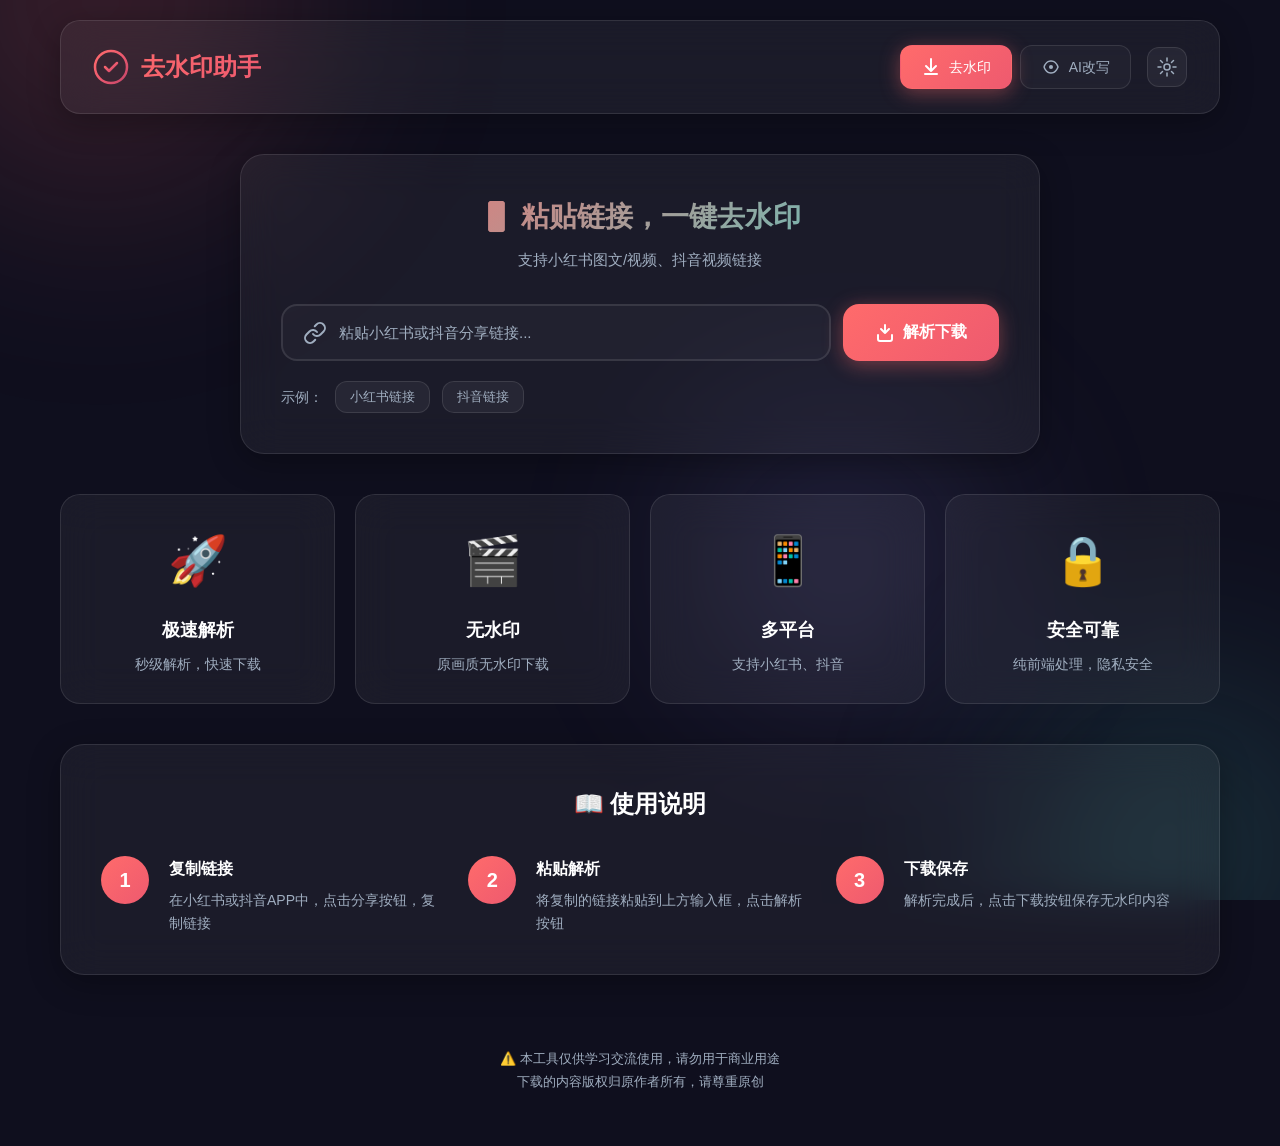
<file: index.html>
<!DOCTYPE html>
<html lang="zh-CN">
<head>
    <meta charset="UTF-8">
    <meta name="viewport" content="width=device-width, initial-scale=1.0">
    <title>小红书 & 抖音工具集</title>
    <meta http-equiv="refresh" content="0;url=media-downloader.html">
    <style>
        * {
            margin: 0;
            padding: 0;
            box-sizing: border-box;
        }
        
        body {
            font-family: -apple-system, BlinkMacSystemFont, 'Segoe UI', sans-serif;
            background: linear-gradient(135deg, #667eea 0%, #764ba2 100%);
            min-height: 100vh;
            display: flex;
            justify-content: center;
            align-items: center;
            color: white;
        }
        
        .container {
            text-align: center;
            padding: 40px;
        }
        
        h1 {
            font-size: 48px;
            margin-bottom: 20px;
        }
        
        p {
            font-size: 18px;
            margin-bottom: 40px;
            opacity: 0.9;
        }
        
        .links {
            display: flex;
            gap: 20px;
            justify-content: center;
        }
        
        a {
            padding: 15px 30px;
            background: white;
            color: #667eea;
            text-decoration: none;
            border-radius: 12px;
            font-weight: 600;
            transition: transform 0.3s ease;
        }
        
        a:hover {
            transform: translateY(-2px);
        }
    </style>
</head>
<body>
    <div class="container">
        <h1>🚀 小红书 & 抖音工具集</h1>
        <p>正在跳转到去水印工具...</p>
        <div class="links">
            <a href="media-downloader.html">去水印工具</a>
            <a href="ai-rewrite.html">AI改写工具</a>
        </div>
    </div>
</body>
</html>
</file>
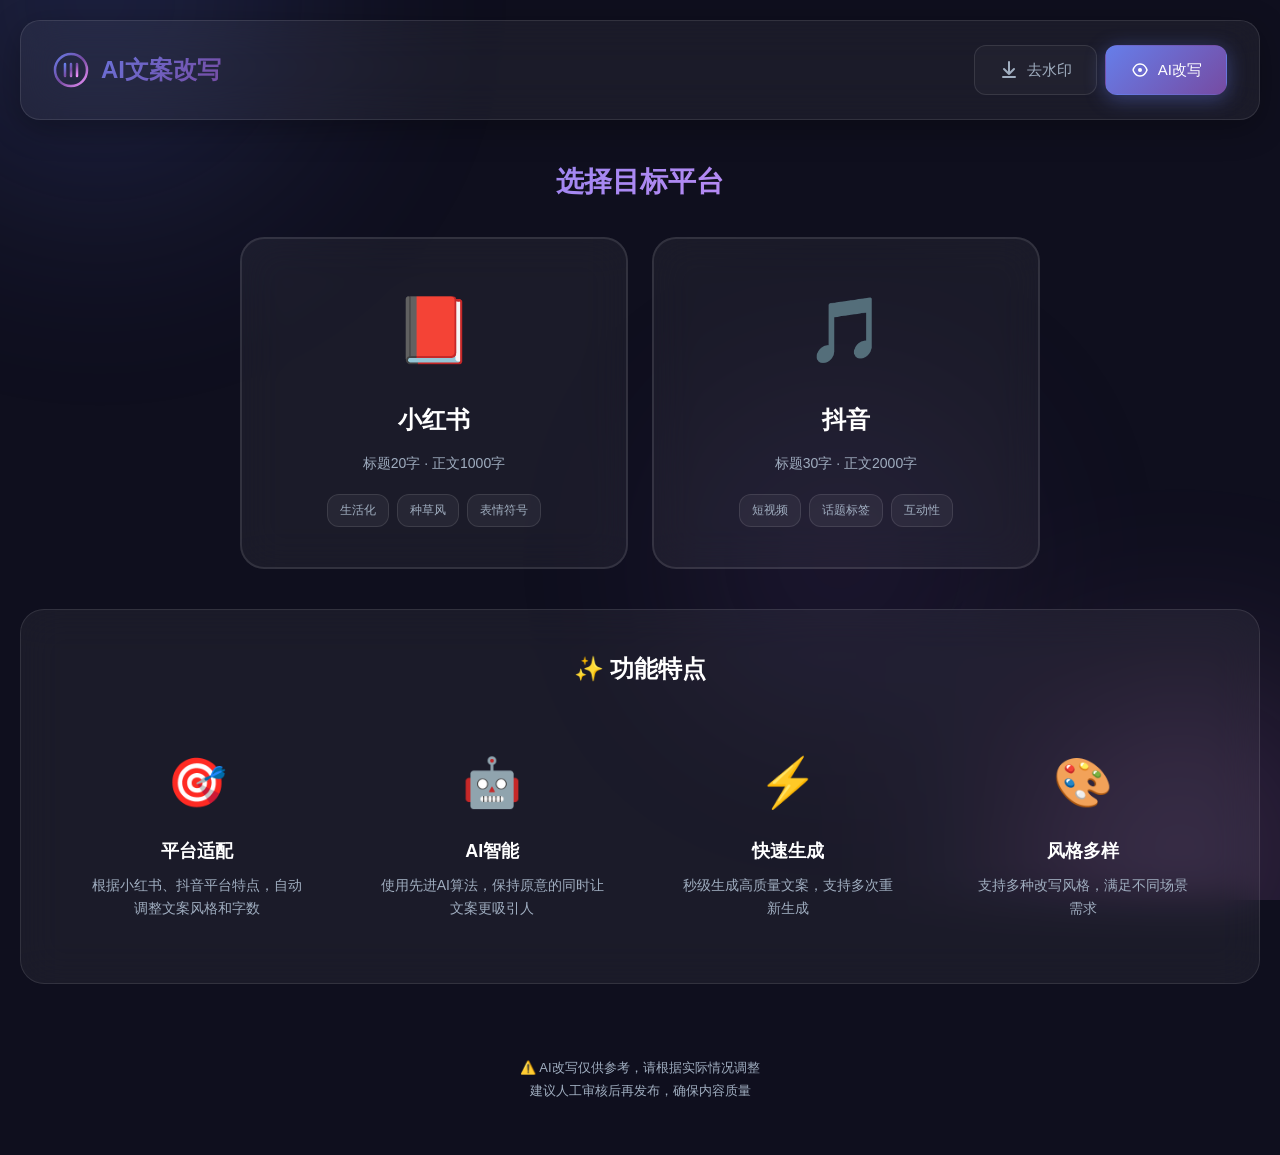
<file: ai-rewrite.html>
<!DOCTYPE html>
<html lang="zh-CN">
<head>
    <meta charset="UTF-8">
    <meta name="viewport" content="width=device-width, initial-scale=1.0">
    <title>AI文案改写工具 - 小红书 & 抖音</title>
    <link rel="stylesheet" href="ai-rewrite.css">
</head>
<body>
    <!-- 动态背景 -->
    <div class="background">
        <div class="gradient-orb orb-1"></div>
        <div class="gradient-orb orb-2"></div>
        <div class="gradient-orb orb-3"></div>
    </div>

    <div class="container">
        <!-- 顶部导航 -->
        <header class="header">
            <div class="logo">
                <svg width="36" height="36" viewBox="0 0 36 36">
                    <defs>
                        <linearGradient id="logoGrad" x1="0%" y1="0%" x2="100%" y2="100%">
                            <stop offset="0%" style="stop-color:#667eea"/>
                            <stop offset="50%" style="stop-color:#764ba2"/>
                            <stop offset="100%" style="stop-color:#f093fb"/>
                        </linearGradient>
                    </defs>
                    <circle cx="18" cy="18" r="16" fill="none" stroke="url(#logoGrad)" stroke-width="2.5"/>
                    <path d="M12 12 L12 24 M18 12 L18 24 M24 12 L24 24" stroke="url(#logoGrad)" stroke-width="2.5" stroke-linecap="round"/>
                </svg>
                <span>AI文案改写</span>
            </div>
            <nav class="nav-tabs">
                <a href="media-downloader.html" class="nav-tab">
                    <svg width="20" height="20" viewBox="0 0 20 20">
                        <path d="M10 2 L10 14 M5 9 L10 14 L15 9" stroke="currentColor" stroke-width="2" fill="none" stroke-linecap="round" stroke-linejoin="round"/>
                        <rect x="3" y="16" width="14" height="2" rx="1" fill="currentColor"/>
                    </svg>
                    去水印
                </a>
                <a href="ai-rewrite.html" class="nav-tab active">
                    <svg width="20" height="20" viewBox="0 0 20 20">
                        <path d="M3 10 C3 10 5 4 10 4 C15 4 17 10 17 10 C17 10 15 16 10 16 C5 16 3 10 3 10" stroke="currentColor" stroke-width="1.5" fill="none"/>
                        <circle cx="10" cy="10" r="2" fill="currentColor"/>
                    </svg>
                    AI改写
                </a>
            </nav>
        </header>

        <!-- 主内容区 -->
        <main class="main-content">
            <!-- 平台选择 -->
            <div class="platform-selector">
                <h2>选择目标平台</h2>
                <div class="platform-cards">
                    <div class="platform-card" data-platform="xiaohongshu">
                        <div class="platform-icon xhs-icon">📕</div>
                        <h3>小红书</h3>
                        <p class="platform-desc">标题20字 · 正文1000字</p>
                        <div class="platform-features">
                            <span class="feature-tag">生活化</span>
                            <span class="feature-tag">种草风</span>
                            <span class="feature-tag">表情符号</span>
                        </div>
                    </div>
                    <div class="platform-card" data-platform="douyin">
                        <div class="platform-icon dy-icon">🎵</div>
                        <h3>抖音</h3>
                        <p class="platform-desc">标题30字 · 正文2000字</p>
                        <div class="platform-features">
                            <span class="feature-tag">短视频</span>
                            <span class="feature-tag">话题标签</span>
                            <span class="feature-tag">互动性</span>
                        </div>
                    </div>
                </div>
            </div>

            <!-- 编辑区域 -->
            <div class="editor-section" id="editorSection" style="display: none;">
                <div class="editor-container">
                    <!-- 左侧：原文输入 -->
                    <div class="editor-panel">
                        <div class="panel-header">
                            <h3>📝 原始文案</h3>
                            <button class="btn-clear" id="clearOriginal">清空</button>
                        </div>
                        <div class="input-area">
                            <div class="input-group">
                                <label>标题</label>
                                <input 
                                    type="text" 
                                    id="originalTitle" 
                                    placeholder="输入原始标题..."
                                    maxlength="100"
                                >
                                <span class="char-count" id="titleCount">0/100</span>
                            </div>
                            <div class="input-group">
                                <label>正文</label>
                                <textarea 
                                    id="originalContent" 
                                    placeholder="输入原始正文内容..."
                                    rows="15"
                                ></textarea>
                                <span class="char-count" id="contentCount">0</span>
                            </div>
                        </div>
                        <div class="action-buttons">
                            <button class="btn btn-primary" id="rewriteBtn">
                                <svg width="20" height="20" viewBox="0 0 20 20">
                                    <path d="M2 10 A8 8 0 1 1 10 2" stroke="currentColor" stroke-width="2" fill="none" stroke-linecap="round"/>
                                    <path d="M10 2 L10 6 L14 6" stroke="currentColor" stroke-width="2" fill="none" stroke-linecap="round" stroke-linejoin="round"/>
                                </svg>
                                AI智能改写
                            </button>
                        </div>
                    </div>

                    <!-- 右侧：改写结果 -->
                    <div class="editor-panel">
                        <div class="panel-header">
                            <h3>✨ 改写结果</h3>
                            <div class="header-actions">
                                <span class="platform-badge" id="currentPlatform"></span>
                                <button class="btn-copy" id="copyResult">
                                    <svg width="16" height="16" viewBox="0 0 16 16">
                                        <rect x="2" y="2" width="10" height="10" rx="1" stroke="currentColor" stroke-width="1.5" fill="none"/>
                                        <path d="M6 2 L6 0 L16 0 L16 10 L14 10" stroke="currentColor" stroke-width="1.5" fill="none"/>
                                    </svg>
                                    复制全部
                                </button>
                            </div>
                        </div>
                        <div class="result-area" id="resultArea">
                            <div class="empty-state">
                                <svg width="80" height="80" viewBox="0 0 80 80">
                                    <circle cx="40" cy="40" r="30" stroke="currentColor" stroke-width="2" fill="none" opacity="0.3"/>
                                    <path d="M25 40 L35 50 L55 30" stroke="currentColor" stroke-width="3" fill="none" stroke-linecap="round" stroke-linejoin="round" opacity="0.3"/>
                                </svg>
                                <p>点击"AI智能改写"生成内容</p>
                            </div>
                        </div>
                        <div class="result-content" id="resultContent" style="display: none;">
                            <div class="result-group">
                                <label>改写标题</label>
                                <div class="result-text" id="rewrittenTitle"></div>
                                <span class="char-count" id="newTitleCount"></span>
                            </div>
                            <div class="result-group">
                                <label>改写正文</label>
                                <div class="result-text scrollable" id="rewrittenContent"></div>
                                <span class="char-count" id="newContentCount"></span>
                            </div>
                            <div class="rewrite-options">
                                <button class="btn btn-secondary" id="regenerateBtn">
                                    <svg width="16" height="16" viewBox="0 0 16 16">
                                        <path d="M2 8 A6 6 0 1 1 8 2" stroke="currentColor" stroke-width="2" fill="none" stroke-linecap="round"/>
                                        <path d="M8 2 L8 5 L11 5" stroke="currentColor" stroke-width="2" fill="none" stroke-linecap="round" stroke-linejoin="round"/>
                                    </svg>
                                    重新生成
                                </button>
                            </div>
                        </div>
                    </div>
                </div>

                <!-- 改写设置 -->
                <div class="rewrite-settings">
                    <h3>⚙️ 改写设置</h3>
                    <div class="settings-grid">
                        <div class="setting-item">
                            <label>改写风格</label>
                            <select id="styleSelect">
                                <option value="natural">自然流畅</option>
                                <option value="professional">专业正式</option>
                                <option value="casual">轻松活泼</option>
                                <option value="emotional">情感丰富</option>
                            </select>
                        </div>
                        <div class="setting-item">
                            <label>创新程度</label>
                            <select id="creativitySelect">
                                <option value="low">保守（相似度高）</option>
                                <option value="medium" selected>适中（平衡）</option>
                                <option value="high">创新（差异大）</option>
                            </select>
                        </div>
                        <div class="setting-item">
                            <label class="checkbox-label">
                                <input type="checkbox" id="addEmoji" checked>
                                <span>添加表情符号</span>
                            </label>
                        </div>
                        <div class="setting-item">
                            <label class="checkbox-label">
                                <input type="checkbox" id="addHashtag" checked>
                                <span>添加话题标签</span>
                            </label>
                        </div>
                    </div>
                </div>
            </div>

            <!-- 功能说明 -->
            <div class="features-info">
                <h3>✨ 功能特点</h3>
                <div class="info-grid">
                    <div class="info-card">
                        <div class="info-icon">🎯</div>
                        <h4>平台适配</h4>
                        <p>根据小红书、抖音平台特点，自动调整文案风格和字数</p>
                    </div>
                    <div class="info-card">
                        <div class="info-icon">🤖</div>
                        <h4>AI智能</h4>
                        <p>使用先进AI算法，保持原意的同时让文案更吸引人</p>
                    </div>
                    <div class="info-card">
                        <div class="info-icon">⚡</div>
                        <h4>快速生成</h4>
                        <p>秒级生成高质量文案，支持多次重新生成</p>
                    </div>
                    <div class="info-card">
                        <div class="info-icon">🎨</div>
                        <h4>风格多样</h4>
                        <p>支持多种改写风格，满足不同场景需求</p>
                    </div>
                </div>
            </div>
        </main>

        <!-- 底部 -->
        <footer class="footer">
            <p>⚠️ AI改写仅供参考，请根据实际情况调整</p>
            <p>建议人工审核后再发布，确保内容质量</p>
        </footer>
    </div>

    <!-- 加载动画 -->
    <div class="loading-overlay" id="loadingOverlay" style="display: none;">
        <div class="loading-content">
            <div class="loading-spinner">
                <div class="spinner-ring"></div>
                <div class="spinner-ring"></div>
                <div class="spinner-ring"></div>
            </div>
            <h3>AI正在改写中...</h3>
            <p id="loadingText">正在分析原文...</p>
        </div>
    </div>

    <script src="ai-rewrite.js"></script>
</body>
</html>
</file>
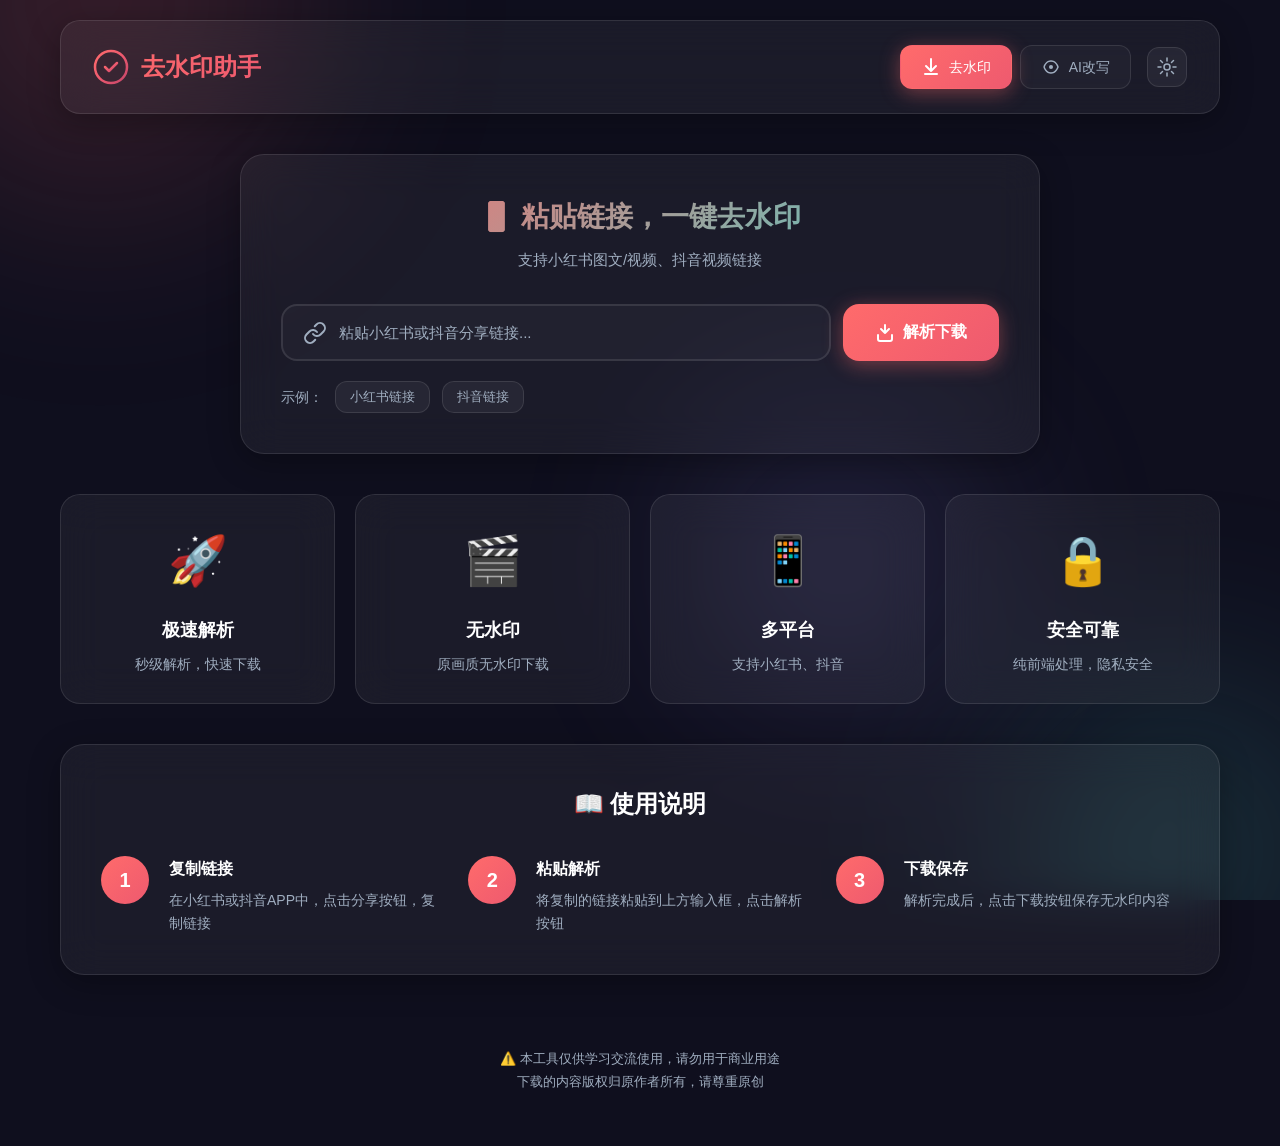
<file: media-downloader.html>
<!DOCTYPE html>
<html lang="zh-CN">
<head>
    <meta charset="UTF-8">
    <meta name="viewport" content="width=device-width, initial-scale=1.0">
    <title>小红书 & 抖音去水印工具</title>
    <link rel="stylesheet" href="media-downloader.css">
</head>
<body>
    <!-- 动态背景 -->
    <div class="background">
        <div class="gradient-orb orb-1"></div>
        <div class="gradient-orb orb-2"></div>
        <div class="gradient-orb orb-3"></div>
    </div>

    <div class="container">
        <!-- 顶部导航 -->
        <header class="header">
            <div class="logo">
                <svg width="36" height="36" viewBox="0 0 36 36">
                    <defs>
                        <linearGradient id="logoGrad" x1="0%" y1="0%" x2="100%" y2="100%">
                            <stop offset="0%" style="stop-color:#ff6b6b"/>
                            <stop offset="50%" style="stop-color:#ee5a6f"/>
                            <stop offset="100%" style="stop-color:#c44569"/>
                        </linearGradient>
                    </defs>
                    <circle cx="18" cy="18" r="16" fill="none" stroke="url(#logoGrad)" stroke-width="2.5"/>
                    <path d="M12 18 L16 22 L24 14" stroke="url(#logoGrad)" stroke-width="2.5" fill="none" stroke-linecap="round" stroke-linejoin="round"/>
                </svg>
                <span>去水印助手</span>
            </div>
            <div class="header-actions">
                <nav class="nav-tabs">
                    <a href="media-downloader.html" class="nav-tab active">
                        <svg width="20" height="20" viewBox="0 0 20 20">
                            <path d="M10 2 L10 14 M5 9 L10 14 L15 9" stroke="currentColor" stroke-width="2" fill="none" stroke-linecap="round" stroke-linejoin="round"/>
                            <rect x="3" y="16" width="14" height="2" rx="1" fill="currentColor"/>
                        </svg>
                        去水印
                    </a>
                    <a href="ai-rewrite.html" class="nav-tab">
                        <svg width="20" height="20" viewBox="0 0 20 20">
                            <path d="M3 10 C3 10 5 4 10 4 C15 4 17 10 17 10 C17 10 15 16 10 16 C5 16 3 10 3 10" stroke="currentColor" stroke-width="1.5" fill="none"/>
                            <circle cx="10" cy="10" r="2" fill="currentColor"/>
                        </svg>
                        AI改写
                    </a>
                </nav>
                <button class="btn-settings" id="settingsBtn" title="设置API密钥">
                    <svg width="20" height="20" viewBox="0 0 20 20">
                        <circle cx="10" cy="10" r="3" fill="none" stroke="currentColor" stroke-width="1.5"/>
                        <path d="M10 1 L10 4 M10 16 L10 19 M19 10 L16 10 M4 10 L1 10 M16.5 16.5 L14.5 14.5 M5.5 5.5 L3.5 3.5 M16.5 3.5 L14.5 5.5 M5.5 14.5 L3.5 16.5" stroke="currentColor" stroke-width="1.5" stroke-linecap="round"/>
                    </svg>
                </button>
            </div>
        </header>

        <!-- API密钥设置弹窗 -->
        <div class="modal-overlay" id="settingsModal" style="display: none;">
            <div class="modal-content">
                <div class="modal-header">
                    <h3>⚙️ API密钥设置</h3>
                    <button class="btn-close-modal" id="closeModal">
                        <svg width="20" height="20" viewBox="0 0 20 20">
                            <path d="M5 5 L15 15 M15 5 L5 15" stroke="currentColor" stroke-width="2" stroke-linecap="round"/>
                        </svg>
                    </button>
                </div>
                <div class="modal-body">
                    <p class="modal-hint">请输入你的API密钥以使用去水印功能</p>
                    <div class="input-group-modal">
                        <input type="text" id="apiKeyInput" placeholder="请输入API密钥" autocomplete="off">
                    </div>
                    <div class="modal-info">
                        <p>💡 如何获取API密钥？</p>
                        <ol>
                            <li>访问 <a href="https://api.wxshares.com" target="_blank">api.wxshares.com</a></li>
                            <li>注册账号并登录</li>
                            <li>在控制台->密钥管理中查看你的密钥</li>
                        </ol>
                        <p class="status-text" id="keyStatus">当前状态: <span class="status-value">未设置</span></p>
                    </div>
                </div>
                <div class="modal-footer">
                    <button class="btn btn-secondary" id="cancelBtn">取消</button>
                    <button class="btn btn-primary" id="saveKeyBtn">保存密钥</button>
                </div>
            </div>
        </div>

        <!-- 主内容区 -->
        <main class="main-content">
            <!-- 输入区域 -->
            <div class="input-section">
                <div class="input-card">
                    <div class="card-header">
                        <h2>📱 粘贴链接，一键去水印</h2>
                        <p>支持小红书图文/视频、抖音视频链接</p>
                    </div>
                    
                    <div class="input-wrapper">
                        <div class="input-group">
                            <svg class="input-icon" width="24" height="24" viewBox="0 0 24 24">
                                <path d="M10 13a5 5 0 0 0 7.54.54l3-3a5 5 0 0 0-7.07-7.07l-1.72 1.71" stroke="currentColor" stroke-width="2" fill="none" stroke-linecap="round" stroke-linejoin="round"/>
                                <path d="M14 11a5 5 0 0 0-7.54-.54l-3 3a5 5 0 0 0 7.07 7.07l1.71-1.71" stroke="currentColor" stroke-width="2" fill="none" stroke-linecap="round" stroke-linejoin="round"/>
                            </svg>
                            <input 
                                type="text" 
                                id="urlInput" 
                                placeholder="粘贴小红书或抖音分享链接..."
                                autocomplete="off"
                            >
                            <button class="clear-btn" id="clearBtn" style="display: none;">
                                <svg width="20" height="20" viewBox="0 0 20 20">
                                    <circle cx="10" cy="10" r="8" fill="currentColor" opacity="0.2"/>
                                    <path d="M7 7 L13 13 M13 7 L7 13" stroke="currentColor" stroke-width="2" stroke-linecap="round"/>
                                </svg>
                            </button>
                        </div>
                        <button class="btn-parse" id="parseBtn">
                            <svg width="20" height="20" viewBox="0 0 20 20">
                                <path d="M10 2 L10 10 M10 10 L14 6 M10 10 L6 6" stroke="currentColor" stroke-width="2" fill="none" stroke-linecap="round" stroke-linejoin="round"/>
                                <path d="M3 12 L3 16 C3 17 4 18 5 18 L15 18 C16 18 17 17 17 16 L17 12" stroke="currentColor" stroke-width="2" fill="none" stroke-linecap="round"/>
                            </svg>
                            <span>解析下载</span>
                        </button>
                    </div>

                    <!-- 示例链接 -->
                    <div class="examples">
                        <span class="examples-label">示例：</span>
                        <button class="example-link" data-platform="xhs">小红书链接</button>
                        <button class="example-link" data-platform="douyin">抖音链接</button>
                    </div>
                </div>
            </div>

            <!-- 结果展示区 -->
            <div class="result-section" id="resultSection" style="display: none;">
                <div class="result-card">
                    <div class="result-header">
                        <h3>✨ 解析成功</h3>
                        <button class="btn-close" id="closeResult">
                            <svg width="20" height="20" viewBox="0 0 20 20">
                                <path d="M5 5 L15 15 M15 5 L5 15" stroke="currentColor" stroke-width="2" stroke-linecap="round"/>
                            </svg>
                        </button>
                    </div>

                    <div class="result-content" id="resultContent">
                        <!-- 动态内容将在这里插入 -->
                    </div>
                </div>
            </div>

            <!-- 加载动画 -->
            <div class="loading-overlay" id="loadingOverlay" style="display: none;">
                <div class="loading-content">
                    <div class="loading-spinner">
                        <div class="spinner-ring"></div>
                        <div class="spinner-ring"></div>
                        <div class="spinner-ring"></div>
                    </div>
                    <h3>正在解析中...</h3>
                    <p id="loadingText">正在获取内容信息</p>
                </div>
            </div>

            <!-- 功能特点 -->
            <div class="features">
                <div class="feature-card">
                    <div class="feature-icon">🚀</div>
                    <h4>极速解析</h4>
                    <p>秒级解析，快速下载</p>
                </div>
                <div class="feature-card">
                    <div class="feature-icon">🎬</div>
                    <h4>无水印</h4>
                    <p>原画质无水印下载</p>
                </div>
                <div class="feature-card">
                    <div class="feature-icon">📱</div>
                    <h4>多平台</h4>
                    <p>支持小红书、抖音</p>
                </div>
                <div class="feature-card">
                    <div class="feature-icon">🔒</div>
                    <h4>安全可靠</h4>
                    <p>纯前端处理，隐私安全</p>
                </div>
            </div>

            <!-- 使用说明 -->
            <div class="instructions">
                <h3>📖 使用说明</h3>
                <div class="instruction-steps">
                    <div class="step">
                        <div class="step-number">1</div>
                        <div class="step-content">
                            <h4>复制链接</h4>
                            <p>在小红书或抖音APP中，点击分享按钮，复制链接</p>
                        </div>
                    </div>
                    <div class="step">
                        <div class="step-number">2</div>
                        <div class="step-content">
                            <h4>粘贴解析</h4>
                            <p>将复制的链接粘贴到上方输入框，点击解析按钮</p>
                        </div>
                    </div>
                    <div class="step">
                        <div class="step-number">3</div>
                        <div class="step-content">
                            <h4>下载保存</h4>
                            <p>解析完成后，点击下载按钮保存无水印内容</p>
                        </div>
                    </div>
                </div>
            </div>
        </main>

        <!-- 底部 -->
        <footer class="footer">
            <p>⚠️ 本工具仅供学习交流使用，请勿用于商业用途</p>
            <p>下载的内容版权归原作者所有，请尊重原创</p>
        </footer>
    </div>

    <script src="media-downloader.js"></script>
</body>
</html>
</file>
<file: ai-rewrite.css>
* {
    margin: 0;
    padding: 0;
    box-sizing: border-box;
}

:root {
    --primary: #667eea;
    --primary-dark: #764ba2;
    --secondary: #f093fb;
    --xhs: #ff2442;
    --douyin: #000000;
    --bg-dark: #0f0f1e;
    --bg-card: rgba(255, 255, 255, 0.05);
    --border: rgba(255, 255, 255, 0.1);
    --text-primary: #ffffff;
    --text-secondary: #a0aec0;
    --success: #51cf66;
    --shadow: 0 8px 32px rgba(0, 0, 0, 0.3);
}

body {
    font-family: -apple-system, BlinkMacSystemFont, 'Segoe UI', 'PingFang SC', 'Hiragino Sans GB', 'Microsoft YaHei', sans-serif;
    background: var(--bg-dark);
    color: var(--text-primary);
    min-height: 100vh;
    line-height: 1.6;
}

/* 动态背景 */
.background {
    position: fixed;
    top: 0;
    left: 0;
    width: 100%;
    height: 100%;
    z-index: -1;
    overflow: hidden;
}

.gradient-orb {
    position: absolute;
    border-radius: 50%;
    filter: blur(100px);
    opacity: 0.25;
    animation: float 25s infinite ease-in-out;
}

.orb-1 {
    width: 600px;
    height: 600px;
    background: radial-gradient(circle, #667eea 0%, transparent 70%);
    top: -300px;
    left: -200px;
}

.orb-2 {
    width: 500px;
    height: 500px;
    background: radial-gradient(circle, #f093fb 0%, transparent 70%);
    bottom: -200px;
    right: -150px;
    animation-delay: 10s;
}

.orb-3 {
    width: 400px;
    height: 400px;
    background: radial-gradient(circle, #764ba2 0%, transparent 70%);
    top: 40%;
    left: 50%;
    animation-delay: 15s;
}

@keyframes float {
    0%, 100% { transform: translate(0, 0) scale(1); }
    33% { transform: translate(80px, -80px) scale(1.1); }
    66% { transform: translate(-80px, 80px) scale(0.9); }
}

.container {
    max-width: 1400px;
    margin: 0 auto;
    padding: 20px;
}

/* 头部 */
.header {
    display: flex;
    justify-content: space-between;
    align-items: center;
    padding: 24px 32px;
    background: var(--bg-card);
    backdrop-filter: blur(20px);
    border: 1px solid var(--border);
    border-radius: 20px;
    margin-bottom: 40px;
    box-shadow: var(--shadow);
}

.logo {
    display: flex;
    align-items: center;
    gap: 12px;
    font-size: 24px;
    font-weight: 700;
    background: linear-gradient(135deg, #667eea 0%, #764ba2 100%);
    -webkit-background-clip: text;
    -webkit-text-fill-color: transparent;
    background-clip: text;
}

/* 导航标签 */
.nav-tabs {
    display: flex;
    gap: 8px;
}

.nav-tab {
    display: flex;
    align-items: center;
    gap: 8px;
    padding: 12px 24px;
    background: rgba(255, 255, 255, 0.03);
    border: 1px solid var(--border);
    border-radius: 12px;
    color: var(--text-secondary);
    text-decoration: none;
    font-size: 15px;
    font-weight: 500;
    transition: all 0.3s ease;
}

.nav-tab:hover {
    background: rgba(255, 255, 255, 0.08);
    color: var(--text-primary);
}

.nav-tab.active {
    background: linear-gradient(135deg, #667eea 0%, #764ba2 100%);
    border-color: transparent;
    color: white;
    box-shadow: 0 4px 20px rgba(102, 126, 234, 0.4);
}

/* 主内容 */
.main-content {
    display: flex;
    flex-direction: column;
    gap: 40px;
}

/* 平台选择 */
.platform-selector {
    text-align: center;
}

.platform-selector h2 {
    font-size: 28px;
    margin-bottom: 32px;
    background: linear-gradient(135deg, #667eea 0%, #f093fb 100%);
    -webkit-background-clip: text;
    -webkit-text-fill-color: transparent;
    background-clip: text;
}

.platform-cards {
    display: grid;
    grid-template-columns: repeat(auto-fit, minmax(300px, 1fr));
    gap: 24px;
    max-width: 800px;
    margin: 0 auto;
}

.platform-card {
    padding: 40px 32px;
    background: var(--bg-card);
    backdrop-filter: blur(20px);
    border: 2px solid var(--border);
    border-radius: 24px;
    cursor: pointer;
    transition: all 0.3s ease;
    text-align: center;
}

.platform-card:hover {
    transform: translateY(-8px);
    border-color: var(--primary);
    box-shadow: 0 12px 40px rgba(102, 126, 234, 0.3);
}

.platform-card.selected {
    border-color: var(--primary);
    background: rgba(102, 126, 234, 0.1);
    box-shadow: 0 8px 32px rgba(102, 126, 234, 0.4);
}

.platform-icon {
    font-size: 64px;
    margin-bottom: 20px;
}

.platform-card h3 {
    font-size: 24px;
    margin-bottom: 12px;
}

.platform-desc {
    color: var(--text-secondary);
    font-size: 14px;
    margin-bottom: 20px;
}

.platform-features {
    display: flex;
    justify-content: center;
    gap: 8px;
    flex-wrap: wrap;
}

.feature-tag {
    padding: 6px 12px;
    background: rgba(255, 255, 255, 0.05);
    border: 1px solid var(--border);
    border-radius: 12px;
    font-size: 12px;
    color: var(--text-secondary);
}

/* 编辑区域 */
.editor-section {
    animation: fadeIn 0.5s ease;
}

@keyframes fadeIn {
    from {
        opacity: 0;
        transform: translateY(20px);
    }
    to {
        opacity: 1;
        transform: translateY(0);
    }
}

.editor-container {
    display: grid;
    grid-template-columns: 1fr 1fr;
    gap: 24px;
    margin-bottom: 32px;
}

.editor-panel {
    background: var(--bg-card);
    backdrop-filter: blur(20px);
    border: 1px solid var(--border);
    border-radius: 20px;
    padding: 28px;
    display: flex;
    flex-direction: column;
    gap: 20px;
}

.panel-header {
    display: flex;
    justify-content: space-between;
    align-items: center;
    padding-bottom: 16px;
    border-bottom: 1px solid var(--border);
}

.panel-header h3 {
    font-size: 18px;
}

.header-actions {
    display: flex;
    align-items: center;
    gap: 12px;
}

.platform-badge {
    padding: 6px 14px;
    background: rgba(102, 126, 234, 0.2);
    border: 1px solid rgba(102, 126, 234, 0.3);
    border-radius: 12px;
    font-size: 13px;
    color: var(--primary);
    font-weight: 600;
}

.btn-clear,
.btn-copy {
    padding: 8px 16px;
    background: rgba(255, 255, 255, 0.05);
    border: 1px solid var(--border);
    border-radius: 10px;
    color: var(--text-secondary);
    font-size: 13px;
    cursor: pointer;
    transition: all 0.2s ease;
    display: flex;
    align-items: center;
    gap: 6px;
}

.btn-clear:hover,
.btn-copy:hover {
    background: rgba(102, 126, 234, 0.1);
    border-color: var(--primary);
    color: var(--primary);
}

/* 输入区域 */
.input-area {
    flex: 1;
    display: flex;
    flex-direction: column;
    gap: 20px;
}

.input-group {
    position: relative;
}

.input-group label {
    display: block;
    margin-bottom: 8px;
    font-size: 14px;
    font-weight: 600;
    color: var(--text-secondary);
}

.input-group input,
.input-group textarea {
    width: 100%;
    padding: 14px 16px;
    background: rgba(255, 255, 255, 0.03);
    border: 2px solid var(--border);
    border-radius: 12px;
    color: var(--text-primary);
    font-size: 15px;
    font-family: inherit;
    outline: none;
    transition: all 0.3s ease;
    resize: none;
}

.input-group input:focus,
.input-group textarea:focus {
    border-color: var(--primary);
    background: rgba(102, 126, 234, 0.05);
    box-shadow: 0 0 0 4px rgba(102, 126, 234, 0.1);
}

.input-group textarea {
    min-height: 300px;
}

.char-count {
    position: absolute;
    bottom: 12px;
    right: 12px;
    font-size: 12px;
    color: var(--text-secondary);
    background: var(--bg-dark);
    padding: 4px 8px;
    border-radius: 6px;
}

/* 结果区域 */
.result-area {
    flex: 1;
    display: flex;
    align-items: center;
    justify-content: center;
    min-height: 400px;
}

.empty-state {
    text-align: center;
    color: var(--text-secondary);
}

.empty-state svg {
    margin-bottom: 16px;
    color: var(--text-secondary);
}

.result-content {
    flex: 1;
    display: flex;
    flex-direction: column;
    gap: 20px;
}

.result-group {
    position: relative;
}

.result-group label {
    display: block;
    margin-bottom: 8px;
    font-size: 14px;
    font-weight: 600;
    color: var(--text-secondary);
}

.result-text {
    padding: 16px;
    background: rgba(255, 255, 255, 0.03);
    border: 2px solid var(--border);
    border-radius: 12px;
    color: var(--text-primary);
    font-size: 15px;
    line-height: 1.8;
    min-height: 60px;
}

.result-text.scrollable {
    max-height: 300px;
    overflow-y: auto;
}

.result-text::-webkit-scrollbar {
    width: 6px;
}

.result-text::-webkit-scrollbar-track {
    background: rgba(255, 255, 255, 0.05);
    border-radius: 3px;
}

.result-text::-webkit-scrollbar-thumb {
    background: rgba(102, 126, 234, 0.5);
    border-radius: 3px;
}

.rewrite-options {
    display: flex;
    gap: 12px;
}

/* 按钮 */
.action-buttons {
    display: flex;
    gap: 12px;
}

.btn {
    display: flex;
    align-items: center;
    justify-content: center;
    gap: 8px;
    padding: 14px 28px;
    border: none;
    border-radius: 12px;
    font-size: 15px;
    font-weight: 600;
    cursor: pointer;
    transition: all 0.3s ease;
    flex: 1;
}

.btn-primary {
    background: linear-gradient(135deg, #667eea 0%, #764ba2 100%);
    color: white;
    box-shadow: 0 4px 20px rgba(102, 126, 234, 0.4);
}

.btn-primary:hover {
    transform: translateY(-2px);
    box-shadow: 0 6px 30px rgba(102, 126, 234, 0.6);
}

.btn-secondary {
    background: rgba(255, 255, 255, 0.05);
    color: var(--text-secondary);
    border: 1px solid var(--border);
}

.btn-secondary:hover {
    background: rgba(255, 255, 255, 0.1);
    color: var(--text-primary);
}

/* 改写设置 */
.rewrite-settings {
    padding: 28px;
    background: var(--bg-card);
    backdrop-filter: blur(20px);
    border: 1px solid var(--border);
    border-radius: 20px;
}

.rewrite-settings h3 {
    font-size: 18px;
    margin-bottom: 20px;
}

.settings-grid {
    display: grid;
    grid-template-columns: repeat(auto-fit, minmax(250px, 1fr));
    gap: 20px;
}

.setting-item label {
    display: block;
    margin-bottom: 8px;
    font-size: 14px;
    font-weight: 600;
    color: var(--text-secondary);
}

.setting-item select {
    width: 100%;
    padding: 12px 16px;
    background: rgba(255, 255, 255, 0.03);
    border: 2px solid var(--border);
    border-radius: 12px;
    color: var(--text-primary);
    font-size: 14px;
    cursor: pointer;
    outline: none;
    transition: all 0.3s ease;
}

.setting-item select:focus {
    border-color: var(--primary);
    background: rgba(102, 126, 234, 0.05);
}

.checkbox-label {
    display: flex !important;
    align-items: center;
    gap: 10px;
    cursor: pointer;
    margin-bottom: 0 !important;
}

.checkbox-label input[type="checkbox"] {
    width: 20px;
    height: 20px;
    cursor: pointer;
}

.checkbox-label span {
    font-weight: 500;
}

/* 功能说明 */
.features-info {
    padding: 40px;
    background: var(--bg-card);
    backdrop-filter: blur(20px);
    border: 1px solid var(--border);
    border-radius: 24px;
}

.features-info h3 {
    font-size: 24px;
    margin-bottom: 32px;
    text-align: center;
}

.info-grid {
    display: grid;
    grid-template-columns: repeat(auto-fit, minmax(250px, 1fr));
    gap: 24px;
}

.info-card {
    text-align: center;
    padding: 24px;
}

.info-icon {
    font-size: 48px;
    margin-bottom: 16px;
}

.info-card h4 {
    font-size: 18px;
    margin-bottom: 8px;
}

.info-card p {
    color: var(--text-secondary);
    font-size: 14px;
    line-height: 1.6;
}

/* 加载动画 */
.loading-overlay {
    position: fixed;
    top: 0;
    left: 0;
    width: 100%;
    height: 100%;
    background: rgba(15, 15, 30, 0.95);
    backdrop-filter: blur(10px);
    display: flex;
    justify-content: center;
    align-items: center;
    z-index: 1000;
}

.loading-content {
    text-align: center;
}

.loading-spinner {
    width: 80px;
    height: 80px;
    margin: 0 auto 24px;
    position: relative;
}

.spinner-ring {
    position: absolute;
    width: 100%;
    height: 100%;
    border: 3px solid transparent;
    border-top-color: var(--primary);
    border-radius: 50%;
    animation: spin 1.5s cubic-bezier(0.68, -0.55, 0.265, 1.55) infinite;
}

.spinner-ring:nth-child(2) {
    width: 70%;
    height: 70%;
    top: 15%;
    left: 15%;
    border-top-color: var(--secondary);
    animation-delay: 0.2s;
}

.spinner-ring:nth-child(3) {
    width: 40%;
    height: 40%;
    top: 30%;
    left: 30%;
    border-top-color: var(--primary-dark);
    animation-delay: 0.4s;
}

@keyframes spin {
    0% { transform: rotate(0deg); }
    100% { transform: rotate(360deg); }
}

.loading-content h3 {
    font-size: 20px;
    margin-bottom: 8px;
}

#loadingText {
    color: var(--text-secondary);
    font-size: 14px;
}

/* 底部 */
.footer {
    text-align: center;
    padding: 32px;
    margin-top: 40px;
    color: var(--text-secondary);
    font-size: 13px;
    line-height: 1.8;
}

/* 响应式 */
@media (max-width: 1024px) {
    .editor-container {
        grid-template-columns: 1fr;
    }
}

@media (max-width: 768px) {
    .header {
        flex-direction: column;
        gap: 16px;
        padding: 20px;
    }

    .nav-tabs {
        width: 100%;
        justify-content: center;
    }

    .platform-cards {
        grid-template-columns: 1fr;
    }

    .settings-grid {
        grid-template-columns: 1fr;
    }

    .info-grid {
        grid-template-columns: 1fr;
    }
}
</file>
<file: media-downloader.css>
* {
    margin: 0;
    padding: 0;
    box-sizing: border-box;
}

:root {
    --primary: #ff6b6b;
    --primary-dark: #ee5a6f;
    --secondary: #4ecdc4;
    --douyin: #000000;
    --xhs: #ff2442;
    --bg-dark: #0f0f1e;
    --bg-card: rgba(255, 255, 255, 0.05);
    --border: rgba(255, 255, 255, 0.1);
    --text-primary: #ffffff;
    --text-secondary: #a0aec0;
    --success: #51cf66;
    --shadow: 0 8px 32px rgba(0, 0, 0, 0.3);
}

body {
    font-family: -apple-system, BlinkMacSystemFont, 'Segoe UI', 'PingFang SC', 'Hiragino Sans GB', 'Microsoft YaHei', sans-serif;
    background: var(--bg-dark);
    color: var(--text-primary);
    min-height: 100vh;
    line-height: 1.6;
}

/* 动态背景 */
.background {
    position: fixed;
    top: 0;
    left: 0;
    width: 100%;
    height: 100%;
    z-index: -1;
    overflow: hidden;
}

.gradient-orb {
    position: absolute;
    border-radius: 50%;
    filter: blur(100px);
    opacity: 0.25;
    animation: float 25s infinite ease-in-out;
}

.orb-1 {
    width: 600px;
    height: 600px;
    background: radial-gradient(circle, #ff6b6b 0%, transparent 70%);
    top: -300px;
    left: -200px;
}

.orb-2 {
    width: 500px;
    height: 500px;
    background: radial-gradient(circle, #4ecdc4 0%, transparent 70%);
    bottom: -200px;
    right: -150px;
    animation-delay: 10s;
}

.orb-3 {
    width: 400px;
    height: 400px;
    background: radial-gradient(circle, #a29bfe 0%, transparent 70%);
    top: 40%;
    left: 50%;
    animation-delay: 15s;
}

@keyframes float {
    0%, 100% { transform: translate(0, 0) scale(1); }
    33% { transform: translate(80px, -80px) scale(1.1); }
    66% { transform: translate(-80px, 80px) scale(0.9); }
}

.container {
    max-width: 1200px;
    margin: 0 auto;
    padding: 20px;
}

/* 头部 */
.header {
    display: flex;
    justify-content: space-between;
    align-items: center;
    padding: 24px 32px;
    background: var(--bg-card);
    backdrop-filter: blur(20px);
    border: 1px solid var(--border);
    border-radius: 20px;
    margin-bottom: 40px;
    box-shadow: var(--shadow);
}

.logo {
    display: flex;
    align-items: center;
    gap: 12px;
    font-size: 24px;
    font-weight: 700;
    background: linear-gradient(135deg, #ff6b6b 0%, #ee5a6f 100%);
    -webkit-background-clip: text;
    -webkit-text-fill-color: transparent;
    background-clip: text;
}

.header-actions {
    display: flex;
    align-items: center;
    gap: 16px;
}

/* 导航标签 */
.nav-tabs {
    display: flex;
    gap: 8px;
}

.nav-tab {
    display: flex;
    align-items: center;
    gap: 8px;
    padding: 10px 20px;
    background: rgba(255, 255, 255, 0.03);
    border: 1px solid var(--border);
    border-radius: 12px;
    color: var(--text-secondary);
    text-decoration: none;
    font-size: 14px;
    font-weight: 500;
    transition: all 0.3s ease;
}

.nav-tab:hover {
    background: rgba(255, 255, 255, 0.08);
    color: var(--text-primary);
}

.nav-tab.active {
    background: linear-gradient(135deg, #ff6b6b 0%, #ee5a6f 100%);
    border-color: transparent;
    color: white;
    box-shadow: 0 4px 20px rgba(255, 107, 107, 0.4);
}

.platform-badges {
    display: flex;
    gap: 10px;
}

.btn-settings {
    display: flex;
    align-items: center;
    justify-content: center;
    width: 40px;
    height: 40px;
    background: rgba(255, 255, 255, 0.05);
    border: 1px solid var(--border);
    border-radius: 12px;
    color: var(--text-secondary);
    cursor: pointer;
    transition: all 0.3s ease;
}

.btn-settings:hover {
    background: rgba(255, 107, 107, 0.1);
    border-color: var(--primary);
    color: var(--primary);
    transform: rotate(90deg);
}

.badge {
    padding: 8px 16px;
    border-radius: 20px;
    font-size: 13px;
    font-weight: 600;
    border: 1px solid;
}

.badge-xhs {
    background: rgba(255, 36, 66, 0.1);
    border-color: rgba(255, 36, 66, 0.3);
    color: #ff2442;
}

.badge-douyin {
    background: rgba(0, 0, 0, 0.3);
    border-color: rgba(255, 255, 255, 0.2);
    color: #ffffff;
}

/* 主内容 */
.main-content {
    display: flex;
    flex-direction: column;
    gap: 40px;
}

/* 输入区域 */
.input-section {
    display: flex;
    justify-content: center;
}

.input-card {
    width: 100%;
    max-width: 800px;
    padding: 40px;
    background: var(--bg-card);
    backdrop-filter: blur(20px);
    border: 1px solid var(--border);
    border-radius: 24px;
    box-shadow: var(--shadow);
}

.card-header {
    text-align: center;
    margin-bottom: 32px;
}

.card-header h2 {
    font-size: 28px;
    margin-bottom: 8px;
    background: linear-gradient(135deg, #ff6b6b 0%, #4ecdc4 100%);
    -webkit-background-clip: text;
    -webkit-text-fill-color: transparent;
    background-clip: text;
}

.card-header p {
    color: var(--text-secondary);
    font-size: 15px;
}

.input-wrapper {
    display: flex;
    gap: 12px;
    margin-bottom: 20px;
}

.input-group {
    flex: 1;
    position: relative;
    display: flex;
    align-items: center;
    background: rgba(255, 255, 255, 0.03);
    border: 2px solid var(--border);
    border-radius: 16px;
    padding: 0 20px;
    transition: all 0.3s ease;
}

.input-group:focus-within {
    border-color: var(--primary);
    background: rgba(255, 107, 107, 0.05);
    box-shadow: 0 0 0 4px rgba(255, 107, 107, 0.1);
}

.input-icon {
    color: var(--text-secondary);
    margin-right: 12px;
    flex-shrink: 0;
}

#urlInput {
    flex: 1;
    background: transparent;
    border: none;
    outline: none;
    color: var(--text-primary);
    font-size: 15px;
    padding: 18px 0;
}

#urlInput::placeholder {
    color: var(--text-secondary);
}

.clear-btn {
    background: transparent;
    border: none;
    color: var(--text-secondary);
    cursor: pointer;
    padding: 4px;
    display: flex;
    align-items: center;
    transition: all 0.2s ease;
}

.clear-btn:hover {
    color: var(--primary);
    transform: scale(1.1);
}

.btn-parse {
    display: flex;
    align-items: center;
    gap: 8px;
    padding: 18px 32px;
    background: linear-gradient(135deg, #ff6b6b 0%, #ee5a6f 100%);
    border: none;
    border-radius: 16px;
    color: white;
    font-size: 16px;
    font-weight: 600;
    cursor: pointer;
    transition: all 0.3s ease;
    box-shadow: 0 4px 20px rgba(255, 107, 107, 0.4);
    white-space: nowrap;
}

.btn-parse:hover {
    transform: translateY(-2px);
    box-shadow: 0 6px 30px rgba(255, 107, 107, 0.6);
}

.btn-parse:active {
    transform: translateY(0);
}

/* 示例链接 */
.examples {
    display: flex;
    align-items: center;
    gap: 12px;
    flex-wrap: wrap;
}

.examples-label {
    color: var(--text-secondary);
    font-size: 14px;
}

.example-link {
    padding: 6px 14px;
    background: rgba(255, 255, 255, 0.05);
    border: 1px solid var(--border);
    border-radius: 12px;
    color: var(--text-secondary);
    font-size: 13px;
    cursor: pointer;
    transition: all 0.2s ease;
}

.example-link:hover {
    background: rgba(255, 107, 107, 0.1);
    border-color: var(--primary);
    color: var(--primary);
}

/* 结果区域 */
.result-section {
    animation: slideUp 0.4s ease;
}

@keyframes slideUp {
    from {
        opacity: 0;
        transform: translateY(30px);
    }
    to {
        opacity: 1;
        transform: translateY(0);
    }
}

.result-card {
    background: var(--bg-card);
    backdrop-filter: blur(20px);
    border: 1px solid var(--border);
    border-radius: 24px;
    padding: 32px;
    box-shadow: var(--shadow);
}

.result-header {
    display: flex;
    justify-content: space-between;
    align-items: center;
    margin-bottom: 24px;
    padding-bottom: 20px;
    border-bottom: 1px solid var(--border);
}

.result-header h3 {
    font-size: 22px;
    background: linear-gradient(135deg, #51cf66 0%, #4ecdc4 100%);
    -webkit-background-clip: text;
    -webkit-text-fill-color: transparent;
    background-clip: text;
}

.btn-close {
    background: rgba(255, 255, 255, 0.05);
    border: 1px solid var(--border);
    border-radius: 10px;
    padding: 8px;
    color: var(--text-secondary);
    cursor: pointer;
    transition: all 0.2s ease;
    display: flex;
    align-items: center;
}

.btn-close:hover {
    background: rgba(255, 107, 107, 0.1);
    border-color: var(--primary);
    color: var(--primary);
}

.result-content {
    display: grid;
    gap: 20px;
}

.media-item {
    display: flex;
    gap: 20px;
    padding: 20px;
    background: rgba(255, 255, 255, 0.03);
    border: 1px solid var(--border);
    border-radius: 16px;
    transition: all 0.3s ease;
}

.media-item:hover {
    background: rgba(255, 255, 255, 0.05);
    transform: translateY(-2px);
}

.media-preview {
    width: 120px;
    height: 120px;
    border-radius: 12px;
    overflow: hidden;
    flex-shrink: 0;
    background: rgba(0, 0, 0, 0.3);
}

.media-preview img,
.media-preview video {
    width: 100%;
    height: 100%;
    object-fit: cover;
}

.media-info {
    flex: 1;
    display: flex;
    flex-direction: column;
    justify-content: space-between;
}

.media-title {
    font-size: 16px;
    font-weight: 600;
    margin-bottom: 8px;
    display: -webkit-box;
    -webkit-line-clamp: 2;
    -webkit-box-orient: vertical;
    overflow: hidden;
}

.media-meta {
    display: flex;
    gap: 16px;
    color: var(--text-secondary);
    font-size: 13px;
    margin-bottom: 12px;
}

.btn-download {
    display: inline-flex;
    align-items: center;
    gap: 8px;
    padding: 10px 20px;
    background: linear-gradient(135deg, #51cf66 0%, #37b24d 100%);
    border: none;
    border-radius: 12px;
    color: white;
    font-size: 14px;
    font-weight: 600;
    cursor: pointer;
    transition: all 0.3s ease;
    align-self: flex-start;
}

.btn-download:hover {
    transform: translateY(-2px);
    box-shadow: 0 4px 20px rgba(81, 207, 102, 0.4);
}

/* 图片网格 */
.images-grid {
    display: grid;
    grid-template-columns: repeat(auto-fill, minmax(200px, 1fr));
    gap: 16px;
}

.image-item {
    position: relative;
    border-radius: 12px;
    overflow: hidden;
    aspect-ratio: 1;
    background: rgba(0, 0, 0, 0.3);
    cursor: pointer;
    transition: all 0.3s ease;
}

.image-item:hover {
    transform: scale(1.05);
    box-shadow: 0 8px 24px rgba(0, 0, 0, 0.4);
}

.image-item img {
    width: 100%;
    height: 100%;
    object-fit: cover;
}

.image-overlay {
    position: absolute;
    bottom: 0;
    left: 0;
    right: 0;
    padding: 12px;
    background: linear-gradient(to top, rgba(0, 0, 0, 0.8), transparent);
    opacity: 0;
    transition: opacity 0.3s ease;
}

.image-item:hover .image-overlay {
    opacity: 1;
}

.btn-download-img {
    width: 100%;
    padding: 8px;
    background: white;
    border: none;
    border-radius: 8px;
    color: #000;
    font-size: 13px;
    font-weight: 600;
    cursor: pointer;
}

/* 加载动画 */
.loading-overlay {
    position: fixed;
    top: 0;
    left: 0;
    width: 100%;
    height: 100%;
    background: rgba(15, 15, 30, 0.95);
    backdrop-filter: blur(10px);
    display: flex;
    justify-content: center;
    align-items: center;
    z-index: 1000;
    animation: fadeIn 0.3s ease;
}

@keyframes fadeIn {
    from { opacity: 0; }
    to { opacity: 1; }
}

.loading-content {
    text-align: center;
}

.loading-spinner {
    width: 80px;
    height: 80px;
    margin: 0 auto 24px;
    position: relative;
}

.spinner-ring {
    position: absolute;
    width: 100%;
    height: 100%;
    border: 3px solid transparent;
    border-top-color: var(--primary);
    border-radius: 50%;
    animation: spin 1.5s cubic-bezier(0.68, -0.55, 0.265, 1.55) infinite;
}

.spinner-ring:nth-child(2) {
    width: 70%;
    height: 70%;
    top: 15%;
    left: 15%;
    border-top-color: var(--secondary);
    animation-delay: 0.2s;
}

.spinner-ring:nth-child(3) {
    width: 40%;
    height: 40%;
    top: 30%;
    left: 30%;
    border-top-color: #a29bfe;
    animation-delay: 0.4s;
}

@keyframes spin {
    0% { transform: rotate(0deg); }
    100% { transform: rotate(360deg); }
}

.loading-content h3 {
    font-size: 20px;
    margin-bottom: 8px;
}

#loadingText {
    color: var(--text-secondary);
    font-size: 14px;
}

/* 功能特点 */
.features {
    display: grid;
    grid-template-columns: repeat(auto-fit, minmax(250px, 1fr));
    gap: 20px;
}

.feature-card {
    padding: 28px;
    background: var(--bg-card);
    backdrop-filter: blur(20px);
    border: 1px solid var(--border);
    border-radius: 20px;
    text-align: center;
    transition: all 0.3s ease;
}

.feature-card:hover {
    transform: translateY(-5px);
    border-color: var(--primary);
    box-shadow: 0 8px 24px rgba(255, 107, 107, 0.2);
}

.feature-icon {
    font-size: 48px;
    margin-bottom: 16px;
}

.feature-card h4 {
    font-size: 18px;
    margin-bottom: 8px;
}

.feature-card p {
    color: var(--text-secondary);
    font-size: 14px;
}

/* 使用说明 */
.instructions {
    padding: 40px;
    background: var(--bg-card);
    backdrop-filter: blur(20px);
    border: 1px solid var(--border);
    border-radius: 24px;
    box-shadow: var(--shadow);
}

.instructions h3 {
    font-size: 24px;
    margin-bottom: 32px;
    text-align: center;
}

.instruction-steps {
    display: grid;
    grid-template-columns: repeat(auto-fit, minmax(280px, 1fr));
    gap: 24px;
}

.step {
    display: flex;
    gap: 20px;
}

.step-number {
    width: 48px;
    height: 48px;
    background: linear-gradient(135deg, #ff6b6b 0%, #ee5a6f 100%);
    border-radius: 50%;
    display: flex;
    align-items: center;
    justify-content: center;
    font-size: 20px;
    font-weight: 700;
    flex-shrink: 0;
}

.step-content h4 {
    font-size: 16px;
    margin-bottom: 8px;
}

.step-content p {
    color: var(--text-secondary);
    font-size: 14px;
    line-height: 1.6;
}

/* 底部 */
.footer {
    text-align: center;
    padding: 32px;
    margin-top: 40px;
    color: var(--text-secondary);
    font-size: 13px;
    line-height: 1.8;
}

/* 模态框 */
.modal-overlay {
    position: fixed;
    top: 0;
    left: 0;
    width: 100%;
    height: 100%;
    background: rgba(15, 15, 30, 0.95);
    backdrop-filter: blur(10px);
    display: flex;
    justify-content: center;
    align-items: center;
    z-index: 2000;
    animation: fadeIn 0.3s ease;
}

.modal-content {
    width: 90%;
    max-width: 500px;
    background: var(--bg-card);
    backdrop-filter: blur(20px);
    border: 1px solid var(--border);
    border-radius: 24px;
    box-shadow: 0 20px 60px rgba(0, 0, 0, 0.5);
    animation: slideUp 0.3s ease;
}

.modal-header {
    display: flex;
    justify-content: space-between;
    align-items: center;
    padding: 24px 28px;
    border-bottom: 1px solid var(--border);
}

.modal-header h3 {
    font-size: 20px;
    margin: 0;
}

.btn-close-modal {
    background: rgba(255, 255, 255, 0.05);
    border: 1px solid var(--border);
    border-radius: 10px;
    padding: 8px;
    color: var(--text-secondary);
    cursor: pointer;
    transition: all 0.2s ease;
    display: flex;
    align-items: center;
}

.btn-close-modal:hover {
    background: rgba(255, 107, 107, 0.1);
    border-color: var(--primary);
    color: var(--primary);
}

.modal-body {
    padding: 28px;
}

.modal-hint {
    color: var(--text-secondary);
    margin-bottom: 20px;
    font-size: 14px;
}

.input-group-modal {
    margin-bottom: 24px;
}

.input-group-modal input {
    width: 100%;
    padding: 16px 20px;
    background: rgba(255, 255, 255, 0.03);
    border: 2px solid var(--border);
    border-radius: 12px;
    color: var(--text-primary);
    font-size: 15px;
    outline: none;
    transition: all 0.3s ease;
}

.input-group-modal input:focus {
    border-color: var(--primary);
    background: rgba(255, 107, 107, 0.05);
    box-shadow: 0 0 0 4px rgba(255, 107, 107, 0.1);
}

.modal-info {
    padding: 20px;
    background: rgba(255, 255, 255, 0.03);
    border: 1px solid var(--border);
    border-radius: 12px;
    font-size: 14px;
    line-height: 1.8;
}

.modal-info p {
    margin-bottom: 12px;
    color: var(--text-secondary);
}

.modal-info ol {
    margin: 12px 0;
    padding-left: 24px;
    color: var(--text-secondary);
}

.modal-info ol li {
    margin: 8px 0;
}

.modal-info a {
    color: var(--primary);
    text-decoration: none;
    transition: opacity 0.2s ease;
}

.modal-info a:hover {
    opacity: 0.8;
    text-decoration: underline;
}

.status-text {
    margin-top: 16px;
    padding-top: 16px;
    border-top: 1px solid var(--border);
    font-weight: 600;
}

.status-value {
    color: var(--primary);
}

.modal-footer {
    display: flex;
    gap: 12px;
    padding: 20px 28px;
    border-top: 1px solid var(--border);
}

.modal-footer .btn {
    flex: 1;
    justify-content: center;
}

/* 响应式 */
@media (max-width: 768px) {
    .header {
        flex-direction: column;
        gap: 16px;
        padding: 20px;
    }

    .header-actions {
        width: 100%;
        justify-content: space-between;
    }

    .input-card {
        padding: 24px;
    }

    .input-wrapper {
        flex-direction: column;
    }

    .btn-parse {
        width: 100%;
        justify-content: center;
    }

    .media-item {
        flex-direction: column;
    }

    .media-preview {
        width: 100%;
        height: 200px;
    }

    .instruction-steps {
        grid-template-columns: 1fr;
    }

    .features {
        grid-template-columns: 1fr;
    }
}
</file>
